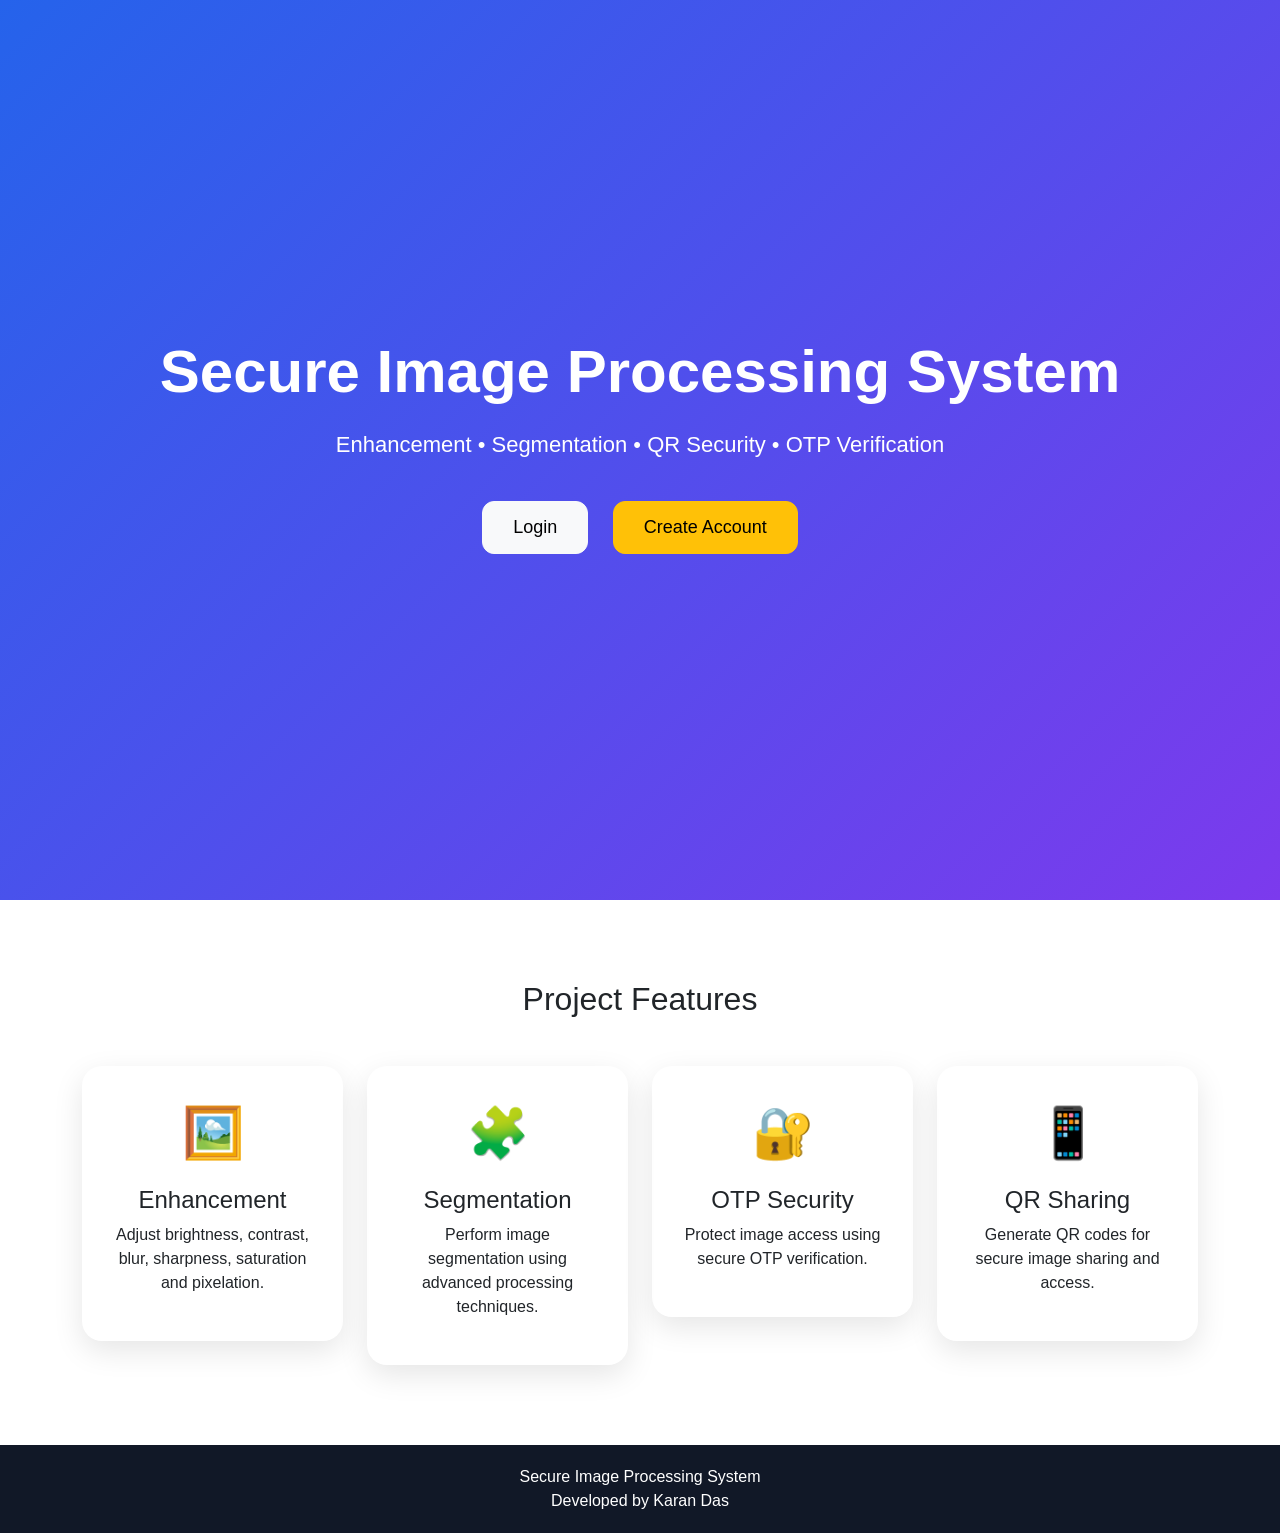
<file: templates/index.html>
<!DOCTYPE html>
<html>

<head>

<title>Secure Image Processing System</title>

<link href="https://cdn.jsdelivr.net/npm/bootstrap@5.3.3/dist/css/bootstrap.min.css" rel="stylesheet">

<style>

*{
    margin:0;
    padding:0;
    box-sizing:border-box;
}

body{
    font-family:'Segoe UI',sans-serif;
    background:#f3f4f6;
}

/* Hero Section */

.hero{

    min-height:100vh;

    background:linear-gradient(
    135deg,
    #2563eb,
    #7c3aed
    );

    color:white;

    display:flex;

    justify-content:center;

    align-items:center;

    text-align:center;

    padding:50px;
}

.hero-content h1{

    font-size:60px;

    font-weight:700;

    margin-bottom:20px;
}

.hero-content p{

    font-size:22px;

    margin-bottom:30px;
}

.btn-custom{

    padding:12px 30px;

    font-size:18px;

    border-radius:12px;

    margin:10px;
}

/* Features */

.features{

    padding:80px 50px;

    background:white;
}

.feature-card{

    border:none;

    border-radius:20px;

    padding:30px;

    text-align:center;

    box-shadow:0 10px 30px rgba(0,0,0,.1);

    transition:.3s;
}

.feature-card:hover{

    transform:translateY(-10px);
}

.feature-icon{

    font-size:50px;

    margin-bottom:15px;
}

/* Footer */

.footer{

    background:#111827;

    color:white;

    text-align:center;

    padding:20px;
}

</style>

</head>

<body>

<!-- Hero Section -->

<section class="hero">

<div class="hero-content">

<h1>
Secure Image Processing System
</h1>

<p>
Enhancement • Segmentation • QR Security • OTP Verification
</p>

<a href="/login"
class="btn btn-light btn-custom">

Login

</a>

<a href="/register"
class="btn btn-warning btn-custom">

Create Account

</a>

</div>

</section>

<!-- Features -->

<section class="features">

<div class="container">

<h2 class="text-center mb-5">

Project Features

</h2>

<div class="row g-4">

<div class="col-md-3">

<div class="feature-card">

<div class="feature-icon">
🖼️
</div>

<h4>
Enhancement
</h4>

<p>
Adjust brightness, contrast, blur, sharpness, saturation and pixelation.
</p>

</div>

</div>

<div class="col-md-3">

<div class="feature-card">

<div class="feature-icon">
🧩
</div>

<h4>
Segmentation
</h4>

<p>
Perform image segmentation using advanced processing techniques.
</p>

</div>

</div>

<div class="col-md-3">

<div class="feature-card">

<div class="feature-icon">
🔐
</div>

<h4>
OTP Security
</h4>

<p>
Protect image access using secure OTP verification.
</p>

</div>

</div>

<div class="col-md-3">

<div class="feature-card">

<div class="feature-icon">
📱
</div>

<h4>
QR Sharing
</h4>

<p>
Generate QR codes for secure image sharing and access.
</p>

</div>

</div>

</div>

</div>

</section>

<!-- Footer -->

<div class="footer">

Secure Image Processing System

<br>

Developed by Karan Das

</div>

</body>

</html>
</file>
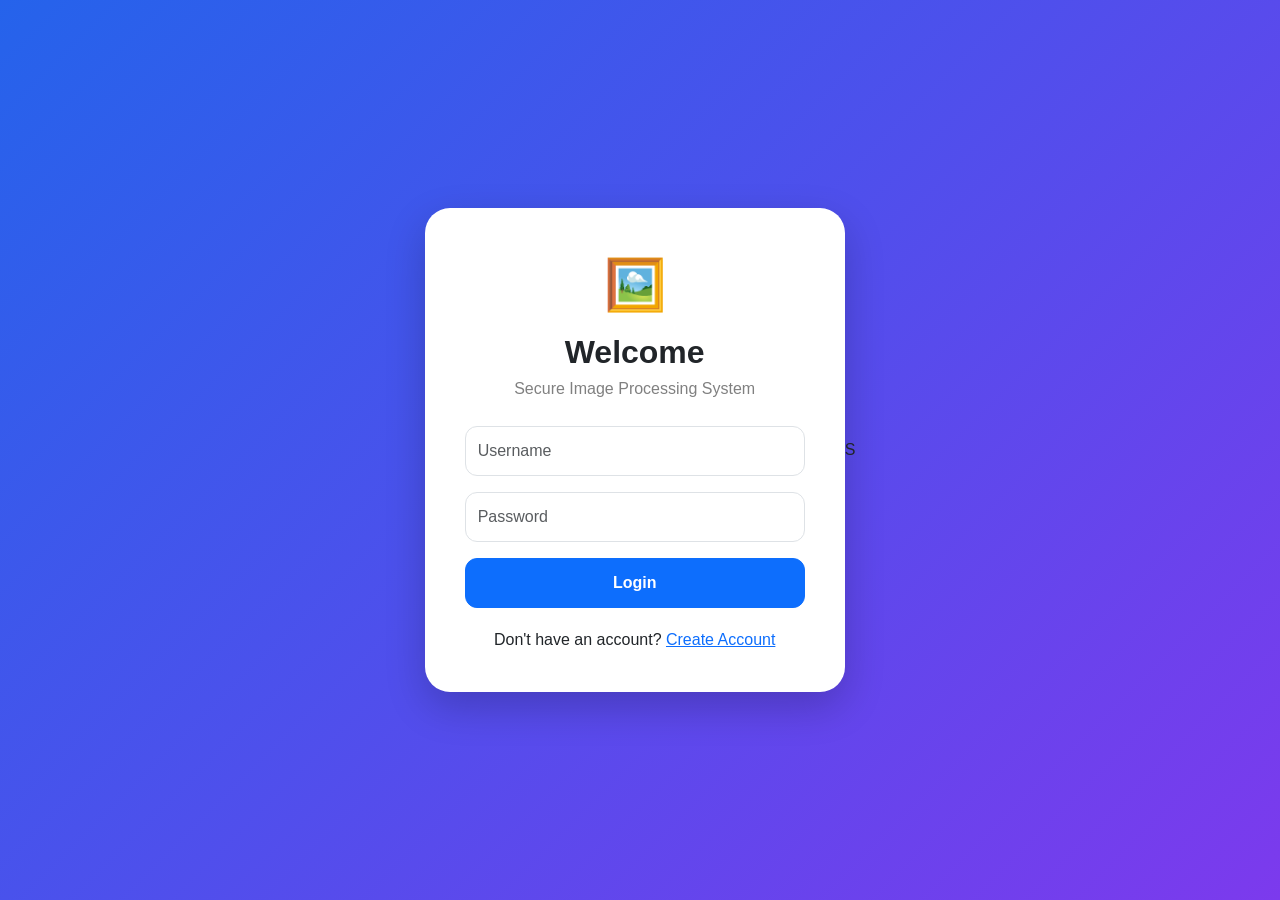
<file: templates/login.html>
<!DOCTYPE html>
<html>

<head>

<title>Login</title>

<link href="https://cdn.jsdelivr.net/npm/bootstrap@5.3.3/dist/css/bootstrap.min.css" rel="stylesheet">

<style>

body{

    height:100vh;

    display:flex;

    justify-content:center;

    align-items:center;

    background:linear-gradient(
    135deg,
    #2563eb,
    #7c3aed
    );

    font-family:'Segoe UI',sans-serif;
}

.login-card{

    width:420px;

    background:white;

    padding:40px;

    border-radius:25px;

    box-shadow:0 15px 40px rgba(0,0,0,.2);
}

.logo{

    text-align:center;

    font-size:50px;

    margin-bottom:10px;
}

.title{

    text-align:center;

    font-weight:700;

    margin-bottom:5px;
}

.subtitle{

    text-align:center;

    color:gray;

    margin-bottom:25px;
}

.form-control{

    border-radius:12px;

    padding:12px;
}

.btn-login{

    width:100%;

    border-radius:12px;

    padding:12px;

    font-weight:bold;
}

.register-link{

    text-align:center;

    margin-top:20px;
}

</style>

</head>

<body>

<div class="login-card">

    <div class="logo">
        🖼️
    </div>

    <h2 class="title">
        Welcome 
    </h2>

    <p class="subtitle">
        Secure Image Processing System
    </p>

    <form method="POST">

        <input
        type="text"
        name="username"
        class="form-control mb-3"
        placeholder="Username"
        required>

        <input
        type="password"
        name="password"
        class="form-control mb-3"
        placeholder="Password"
        required>

        <button
        type="submit"
        class="btn btn-primary btn-login">

            Login

        </button>

    </form>

    <div class="register-link">

        Don't have an account?

        <a href="/register">
            Create Account
        </a>

    </div>

</div>

</body>

</html>S
</file>
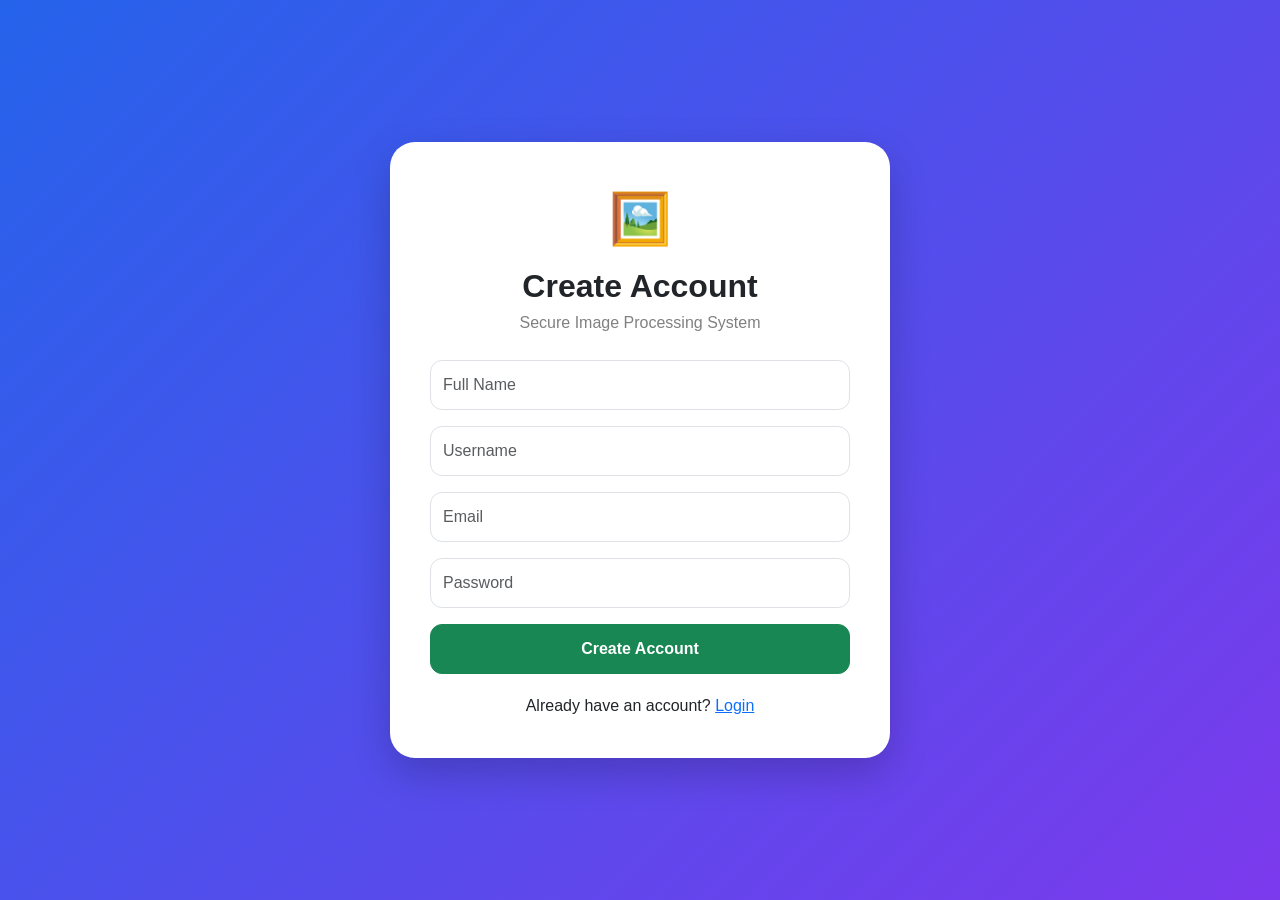
<file: templates/register.html>
<!DOCTYPE html>
<html>

<head>

<title>Register</title>

<link href="https://cdn.jsdelivr.net/npm/bootstrap@5.3.3/dist/css/bootstrap.min.css" rel="stylesheet">

<style>

body{

    height:100vh;

    display:flex;

    justify-content:center;

    align-items:center;

    background:linear-gradient(
    135deg,
    #2563eb,
    #7c3aed
    );

    font-family:'Segoe UI',sans-serif;
}

.register-card{

    width:500px;

    background:white;

    padding:40px;

    border-radius:25px;

    box-shadow:0 15px 40px rgba(0,0,0,.2);
}

.logo{

    text-align:center;

    font-size:50px;

    margin-bottom:10px;
}

.title{

    text-align:center;

    font-weight:700;

    margin-bottom:5px;
}

.subtitle{

    text-align:center;

    color:gray;

    margin-bottom:25px;
}

.form-control{

    border-radius:12px;

    padding:12px;
}

.btn-register{

    width:100%;

    border-radius:12px;

    padding:12px;

    font-weight:bold;
}

.login-link{

    text-align:center;

    margin-top:20px;
}

</style>

</head>

<body>

<div class="register-card">

    <div class="logo">
        🖼️
    </div>

    <h2 class="title">
        Create Account
    </h2>

    <p class="subtitle">
        Secure Image Processing System
    </p>

    <form method="POST">

        <input
        type="text"
        name="fullname"
        class="form-control mb-3"
        placeholder="Full Name"
        required>

        <input
        type="text"
        name="username"
        class="form-control mb-3"
        placeholder="Username"
        required>

        <input
        type="email"
        name="email"
        class="form-control mb-3"
        placeholder="Email"
        required>

        <input
        type="password"
        name="password"
        class="form-control mb-3"
        placeholder="Password"
        required>

        <button
        type="submit"
        class="btn btn-success btn-register">

            Create Account

        </button>

    </form>

    <div class="login-link">

        Already have an account?

        <a href="/login">
            Login
        </a>

    </div>

</div>

</body>

</html>
</file>
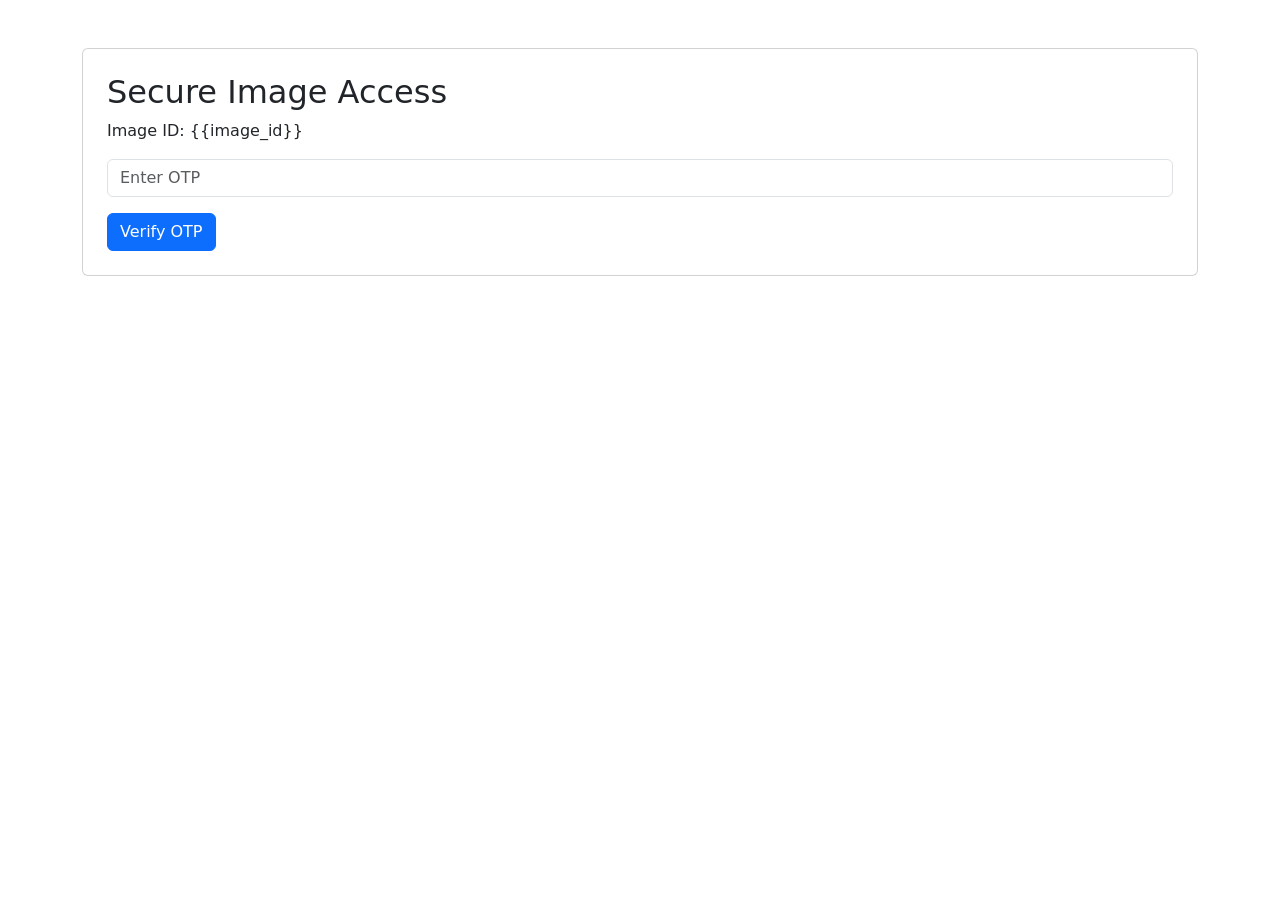
<file: templates/verify.html>
<!DOCTYPE html>
<html>

<head>

<title>OTP Verification</title>

<link
href="https://cdn.jsdelivr.net/npm/bootstrap@5.3.3/dist/css/bootstrap.min.css"
rel="stylesheet">

</head>

<body>

<div class="container mt-5">

<div class="card p-4">

<h2>
Secure Image Access
</h2>

<p>
Image ID:
{{image_id}}
</p>

<form method="POST">

<input
name="otp"
class="form-control mb-3"
placeholder="Enter OTP">

<button
class="btn btn-primary">

Verify OTP

</button>

</form>

</div>

</div>

</body>

</html>
</file>
